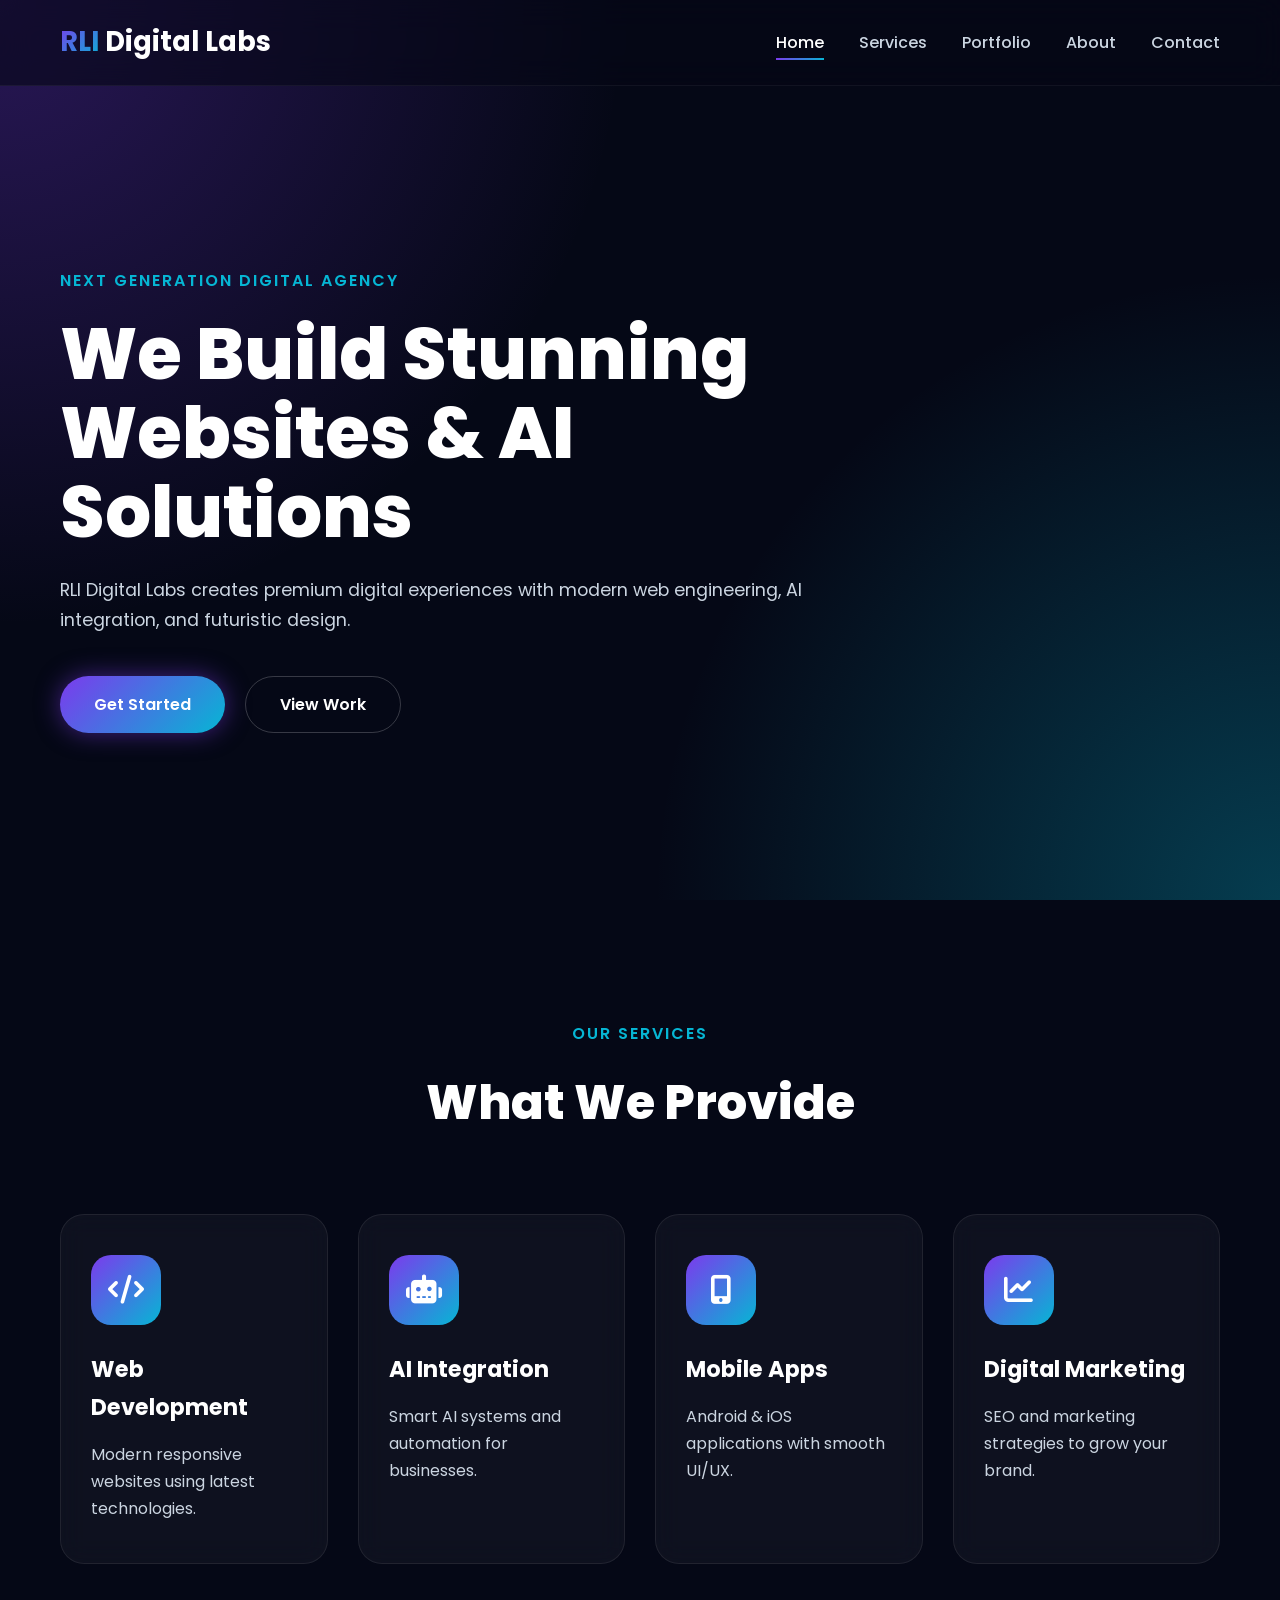
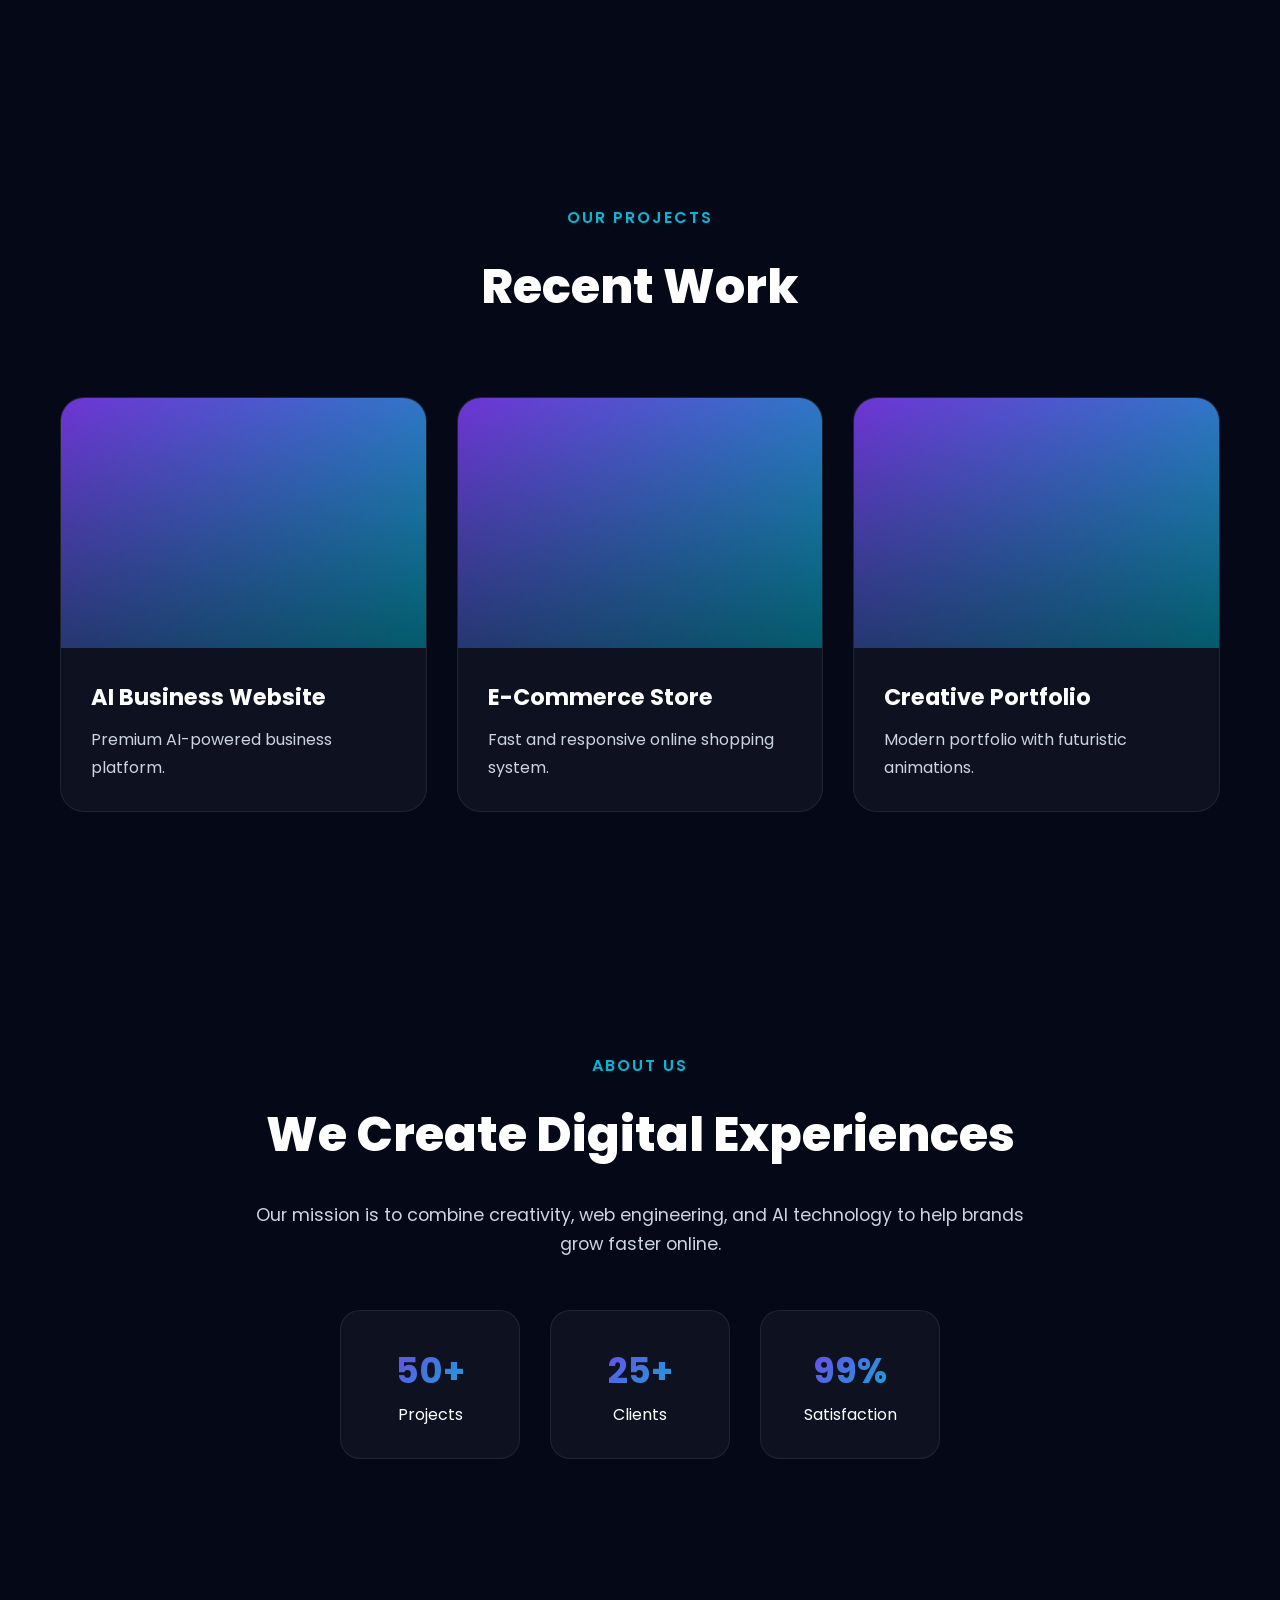
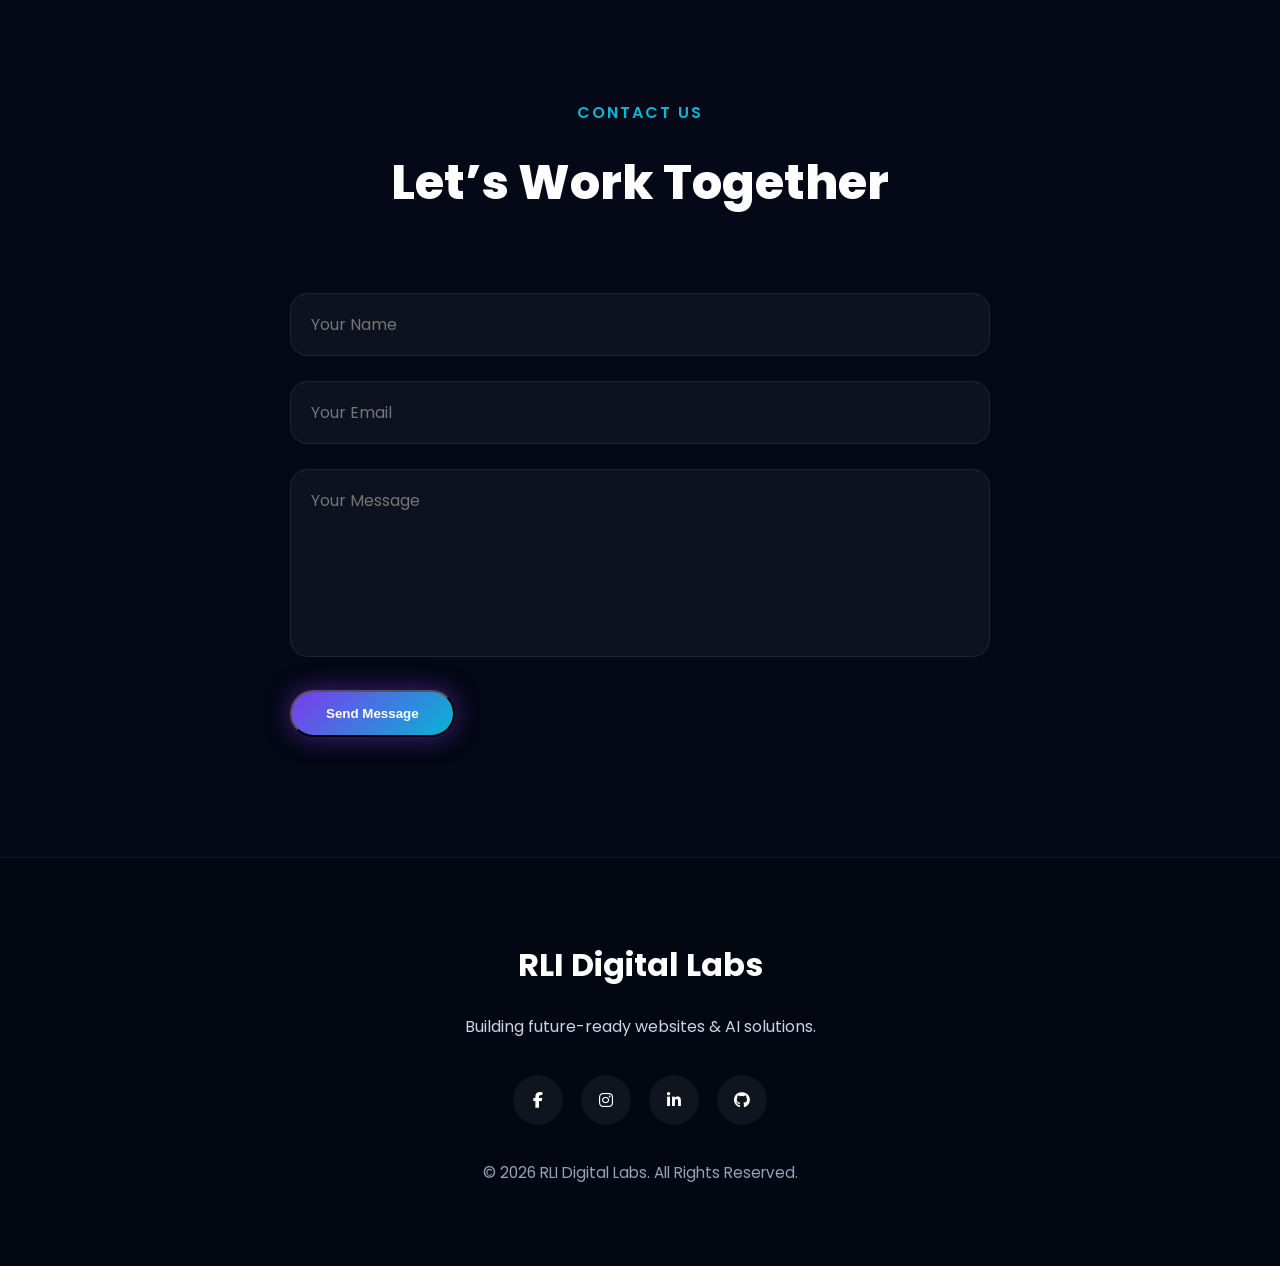
<file: index.html>
<!DOCTYPE html>
<html lang="en">

<head>
  <!-- ===== BASIC SEO ===== -->
  <meta charset="UTF-8">
  <meta name="viewport" content="width=device-width, initial-scale=1.0">

  <title>RLI Digital Labs | Web Engineering & AI</title>

  <meta name="description"
    content="RLI Digital Labs builds modern websites, AI solutions, mobile apps, and high-performance digital experiences.">

  <meta name="keywords"
    content="Web Development, AI, React, Website Design, Mobile Apps, SEO, RLI Digital Labs">

  <meta name="author" content="RLI Digital Labs">

  <!-- ===== GOOGLE FONTS ===== -->
  <link rel="preconnect" href="https://fonts.googleapis.com">
  <link rel="preconnect" href="https://fonts.gstatic.com" crossorigin>

  <link
    href="https://fonts.googleapis.com/css2?family=Poppins:wght@300;400;500;600;700;800&display=swap"
    rel="stylesheet">

  <!-- ===== FONT AWESOME ===== -->
  <link rel="stylesheet"
    href="https://cdnjs.cloudflare.com/ajax/libs/font-awesome/6.5.1/css/all.min.css">

  <!-- ===== CSS ===== -->
  <link rel="stylesheet" href="style.css">
</head>

<body>

  <!-- ===== SCROLL PROGRESS ===== -->
  <div class="scroll-progress" id="scroll-progress"></div>

  <!-- ===== HEADER ===== -->
  <header class="header" id="header">

    <div class="container">

      <div class="nav-wrapper">

        <!-- ===== LOGO ===== -->
        <a href="#" class="logo">
          <span>RLI</span> Digital Labs
        </a>

        <!-- ===== NAVIGATION ===== -->
        <nav class="navbar" id="navbar">

          <ul class="nav-links">

            <li>
              <a href="#home" class="nav-link active">
                Home
              </a>
            </li>

            <li>
              <a href="#services" class="nav-link">
                Services
              </a>
            </li>

            <li>
              <a href="#portfolio" class="nav-link">
                Portfolio
              </a>
            </li>

            <li>
              <a href="#about" class="nav-link">
                About
              </a>
            </li>

            <li>
              <a href="#contact" class="nav-link">
                Contact
              </a>
            </li>

          </ul>

        </nav>

        <!-- ===== MOBILE MENU BUTTON ===== -->
        <button class="menu-btn"
          id="menu-btn"
          aria-label="Open Menu">

          <i class="fas fa-bars"></i>

        </button>

      </div>

    </div>

  </header>

  <!-- ===== HERO SECTION ===== -->
  <section class="hero" id="home">

    <div class="hero-bg"></div>

    <div class="container">

      <div class="hero-content">

        <p class="hero-subtitle">
          NEXT GENERATION DIGITAL AGENCY
        </p>

        <h1 class="hero-title">
          We Build Stunning Websites & AI Solutions
        </h1>

        <p class="hero-text">
          RLI Digital Labs creates premium digital experiences with
          modern web engineering, AI integration, and futuristic design.
        </p>

        <div class="hero-buttons">

          <a href="#contact" class="btn primary-btn">
            Get Started
          </a>

          <a href="#portfolio" class="btn secondary-btn">
            View Work
          </a>

        </div>

      </div>

    </div>

  </section>

  <!-- ===== SERVICES ===== -->
  <section class="services section" id="services">

    <div class="container">

      <div class="section-header">

        <p class="section-subtitle">
          OUR SERVICES
        </p>

        <h2 class="section-title">
          What We Provide
        </h2>

      </div>

      <div class="services-grid">

        <!-- CARD -->
        <div class="service-card">

          <div class="service-icon">
            <i class="fas fa-code"></i>
          </div>

          <h3>Web Development</h3>

          <p>
            Modern responsive websites using latest technologies.
          </p>

        </div>

        <!-- CARD -->
        <div class="service-card">

          <div class="service-icon">
            <i class="fas fa-robot"></i>
          </div>

          <h3>AI Integration</h3>

          <p>
            Smart AI systems and automation for businesses.
          </p>

        </div>

        <!-- CARD -->
        <div class="service-card">

          <div class="service-icon">
            <i class="fas fa-mobile-screen-button"></i>
          </div>

          <h3>Mobile Apps</h3>

          <p>
            Android & iOS applications with smooth UI/UX.
          </p>

        </div>

        <!-- CARD -->
        <div class="service-card">

          <div class="service-icon">
            <i class="fas fa-chart-line"></i>
          </div>

          <h3>Digital Marketing</h3>

          <p>
            SEO and marketing strategies to grow your brand.
          </p>

        </div>

      </div>

    </div>

  </section>

  <!-- ===== PORTFOLIO ===== -->
  <section class="portfolio section" id="portfolio">

    <div class="container">

      <div class="section-header">

        <p class="section-subtitle">
          OUR PROJECTS
        </p>

        <h2 class="section-title">
          Recent Work
        </h2>

      </div>

      <div class="portfolio-grid">

        <!-- ITEM -->
        <div class="portfolio-card">

          <div class="portfolio-image"></div>

          <div class="portfolio-content">

            <h3>AI Business Website</h3>

            <p>
              Premium AI-powered business platform.
            </p>

          </div>

        </div>

        <!-- ITEM -->
        <div class="portfolio-card">

          <div class="portfolio-image"></div>

          <div class="portfolio-content">

            <h3>E-Commerce Store</h3>

            <p>
              Fast and responsive online shopping system.
            </p>

          </div>

        </div>

        <!-- ITEM -->
        <div class="portfolio-card">

          <div class="portfolio-image"></div>

          <div class="portfolio-content">

            <h3>Creative Portfolio</h3>

            <p>
              Modern portfolio with futuristic animations.
            </p>

          </div>

        </div>

      </div>

    </div>

  </section>

  <!-- ===== ABOUT ===== -->
  <section class="about section" id="about">

    <div class="container">

      <div class="about-wrapper">

        <div class="about-content">

          <p class="section-subtitle">
            ABOUT US
          </p>

          <h2 class="section-title">
            We Create Digital Experiences
          </h2>

          <p class="about-text">
            Our mission is to combine creativity,
            web engineering, and AI technology
            to help brands grow faster online.
          </p>

          <div class="about-stats">

            <div class="stat-box">
              <h3>50+</h3>
              <p>Projects</p>
            </div>

            <div class="stat-box">
              <h3>25+</h3>
              <p>Clients</p>
            </div>

            <div class="stat-box">
              <h3>99%</h3>
              <p>Satisfaction</p>
            </div>

          </div>

        </div>

      </div>

    </div>

  </section>

  <!-- ===== CONTACT ===== -->
  <section class="contact section" id="contact">

    <div class="container">

      <div class="section-header">

        <p class="section-subtitle">
          CONTACT US
        </p>

        <h2 class="section-title">
          Let’s Work Together
        </h2>

      </div>

      <!-- FORM -->
      <form class="contact-form" id="contact-form">

        <div class="form-group">

          <input type="text"
            placeholder="Your Name"
            autocomplete="name"
            required>

        </div>

        <div class="form-group">

          <input type="email"
            placeholder="Your Email"
            autocomplete="email"
            required>

        </div>

        <div class="form-group">

          <textarea rows="6"
            placeholder="Your Message"
            required></textarea>

        </div>

        <button type="submit"
          class="btn primary-btn">

          Send Message

        </button>

      </form>

    </div>

  </section>

  <!-- ===== FOOTER ===== -->
  <footer class="footer">

    <div class="container">

      <div class="footer-content">

        <h2 class="footer-logo">
          RLI Digital Labs
        </h2>

        <p class="footer-text">
          Building future-ready websites & AI solutions.
        </p>

        <!-- SOCIAL -->
        <div class="social-icons">

          <a href="#">
            <i class="fab fa-facebook-f"></i>
          </a>

          <a href="#">
            <i class="fab fa-instagram"></i>
          </a>

          <a href="#">
            <i class="fab fa-linkedin-in"></i>
          </a>

          <a href="#">
            <i class="fab fa-github"></i>
          </a>

        </div>

        <p class="copyright">
          © 2026 RLI Digital Labs. All Rights Reserved.
        </p>

      </div>

    </div>

  </footer>

  <!-- ===== BACK TO TOP ===== -->
  <button class="back-top"
    id="back-top"
    aria-label="Back To Top">

    <i class="fas fa-arrow-up"></i>

  </button>

  <!-- ===== JS ===== -->
  <script src="script.js"></script>

</body>

</html>
</file>
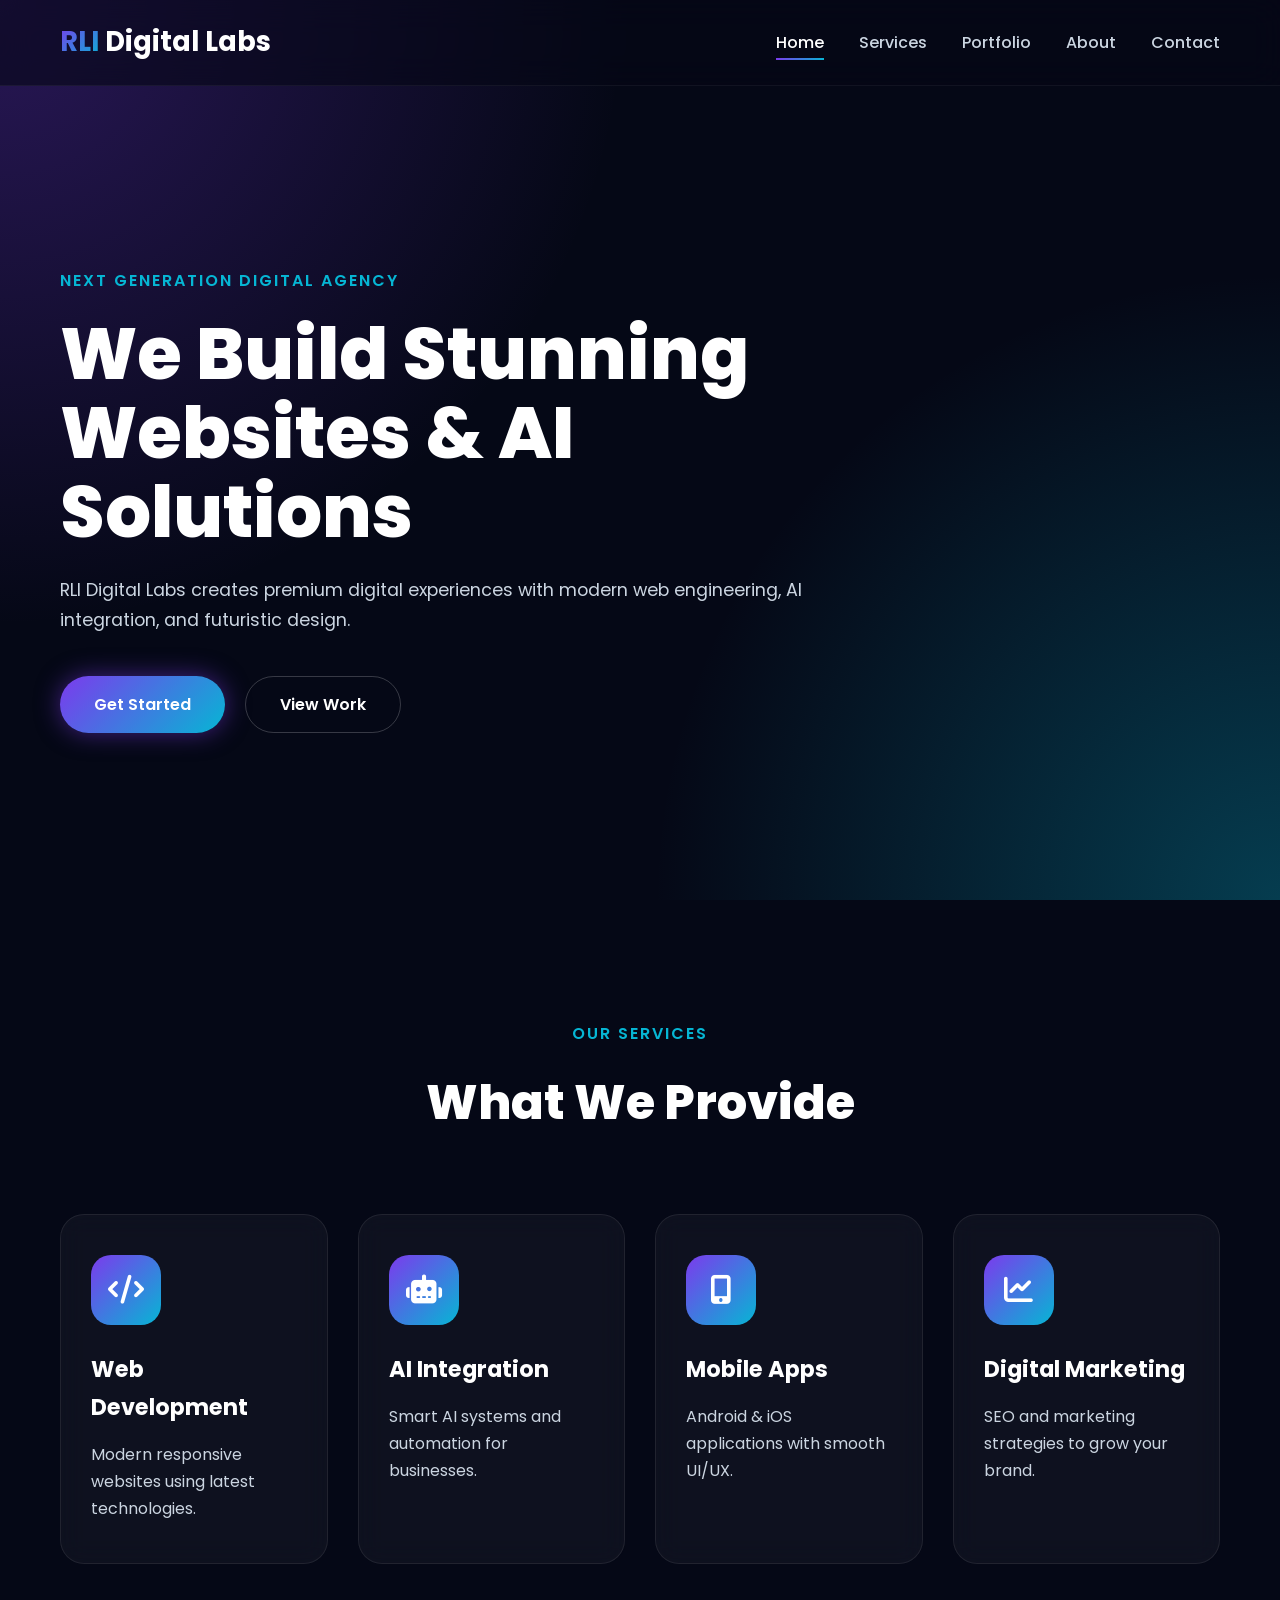
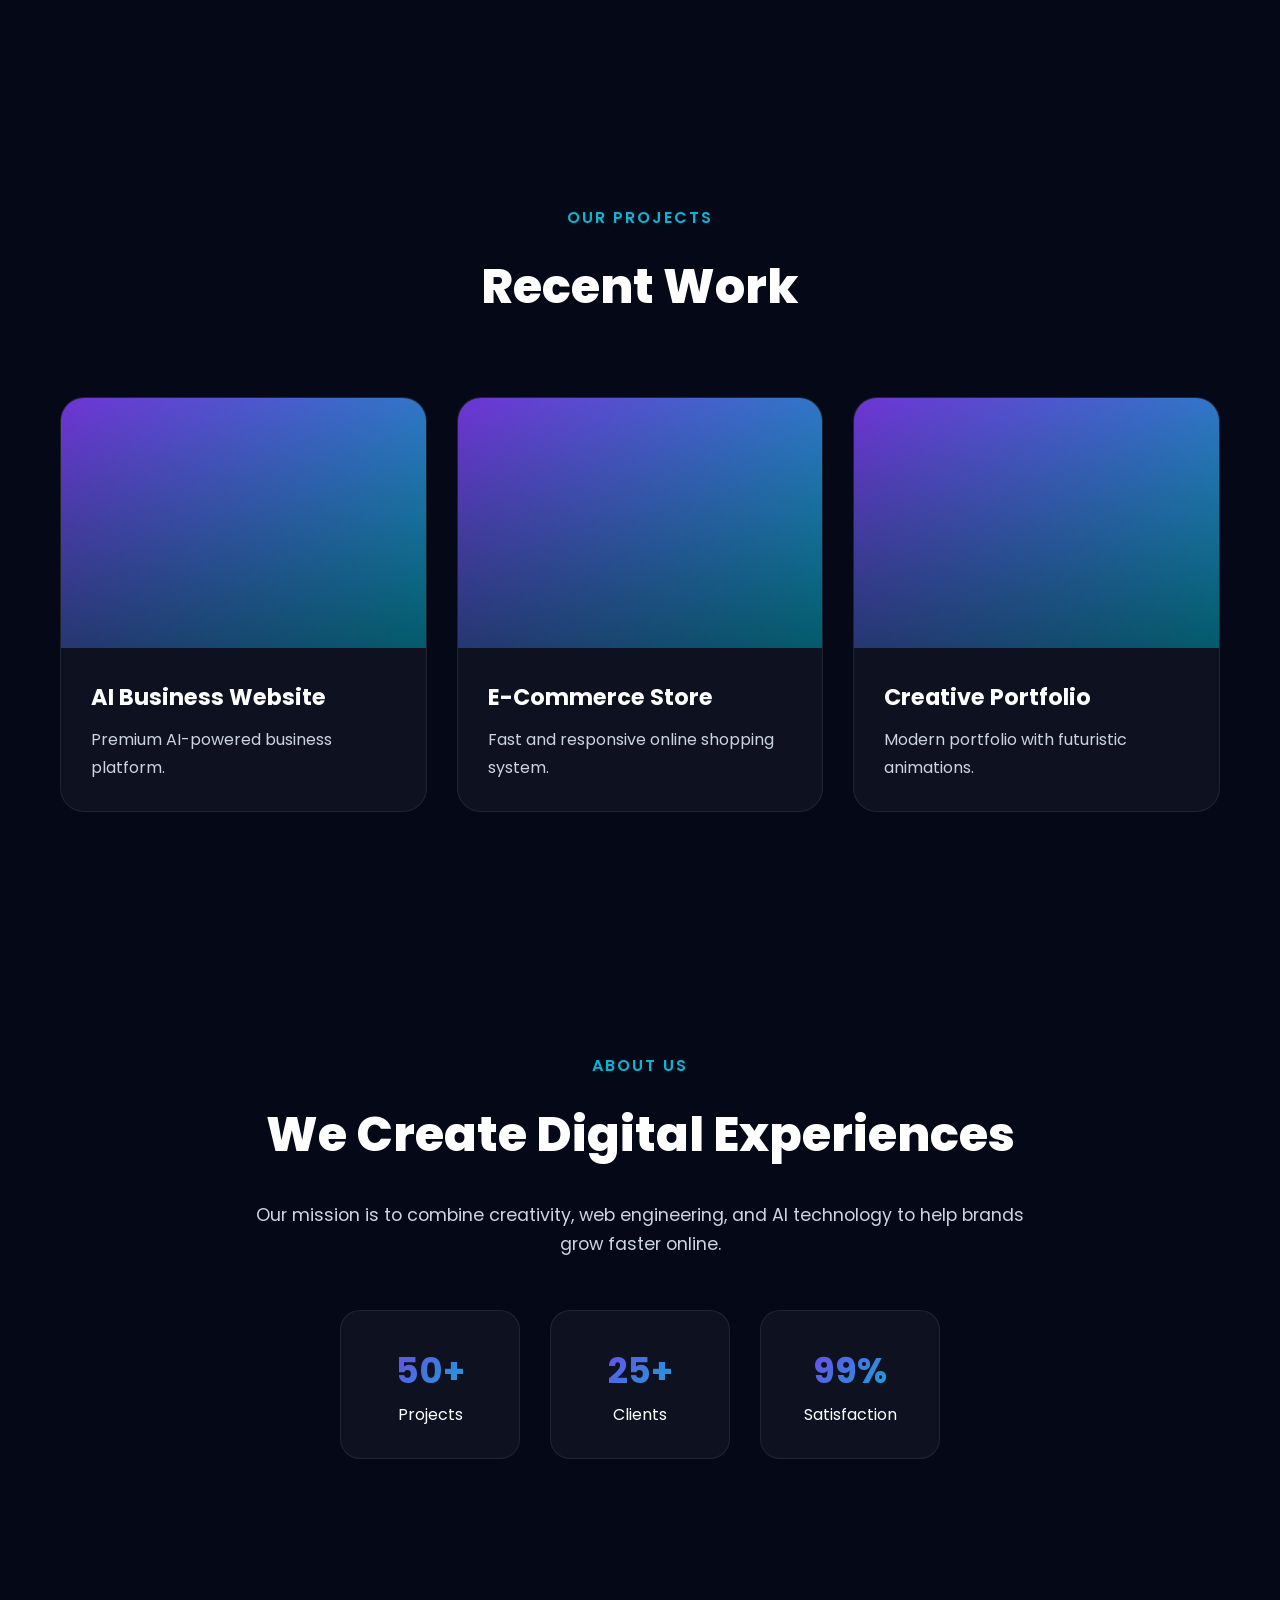
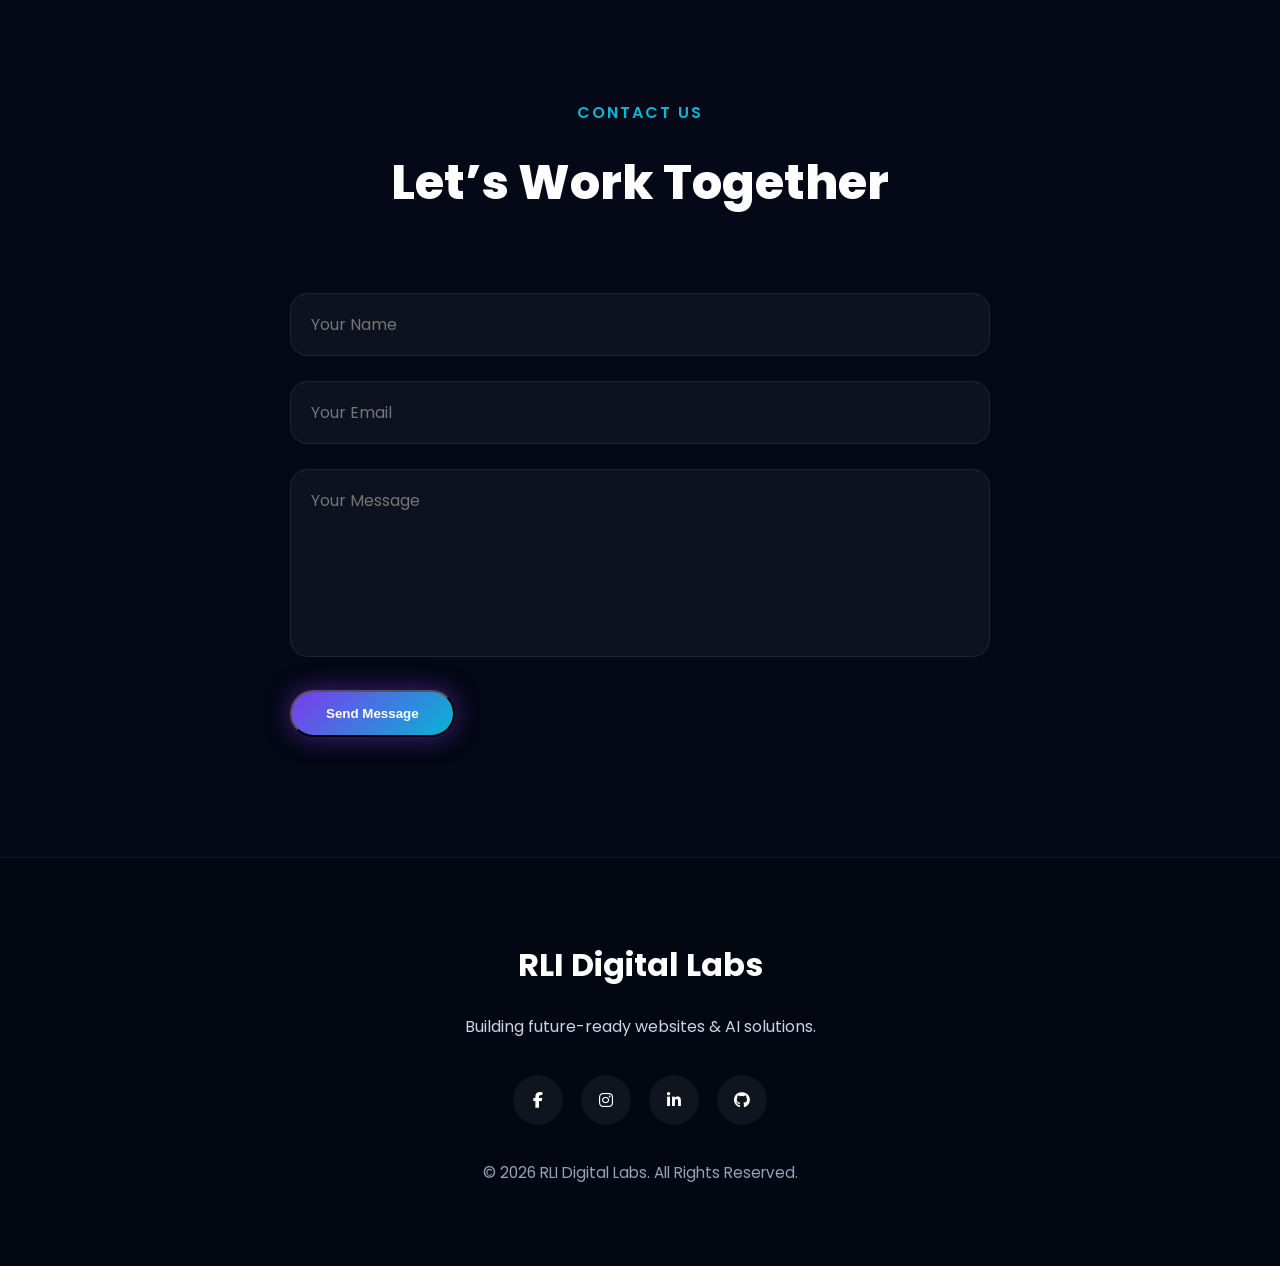
<file: index (3).html>
<!DOCTYPE html>
<html lang="en">

<head>
  <!-- ===== BASIC SEO ===== -->
  <meta charset="UTF-8">
  <meta name="viewport" content="width=device-width, initial-scale=1.0">

  <title>RLI Digital Labs | Web Engineering & AI</title>

  <meta name="description"
    content="RLI Digital Labs builds modern websites, AI solutions, mobile apps, and high-performance digital experiences.">

  <meta name="keywords"
    content="Web Development, AI, React, Website Design, Mobile Apps, SEO, RLI Digital Labs">

  <meta name="author" content="RLI Digital Labs">

  <!-- ===== GOOGLE FONTS ===== -->
  <link rel="preconnect" href="https://fonts.googleapis.com">
  <link rel="preconnect" href="https://fonts.gstatic.com" crossorigin>

  <link
    href="https://fonts.googleapis.com/css2?family=Poppins:wght@300;400;500;600;700;800&display=swap"
    rel="stylesheet">

  <!-- ===== FONT AWESOME ===== -->
  <link rel="stylesheet"
    href="https://cdnjs.cloudflare.com/ajax/libs/font-awesome/6.5.1/css/all.min.css">

  <!-- ===== CSS ===== -->
  <link rel="stylesheet" href="style.css">
</head>

<body>

  <!-- ===== SCROLL PROGRESS ===== -->
  <div class="scroll-progress" id="scroll-progress"></div>

  <!-- ===== HEADER ===== -->
  <header class="header" id="header">

    <div class="container">

      <div class="nav-wrapper">

        <!-- ===== LOGO ===== -->
        <a href="#" class="logo">
          <span>RLI</span> Digital Labs
        </a>

        <!-- ===== NAVIGATION ===== -->
        <nav class="navbar" id="navbar">

          <ul class="nav-links">

            <li>
              <a href="#home" class="nav-link active">
                Home
              </a>
            </li>

            <li>
              <a href="#services" class="nav-link">
                Services
              </a>
            </li>

            <li>
              <a href="#portfolio" class="nav-link">
                Portfolio
              </a>
            </li>

            <li>
              <a href="#about" class="nav-link">
                About
              </a>
            </li>

            <li>
              <a href="#contact" class="nav-link">
                Contact
              </a>
            </li>

          </ul>

        </nav>

        <!-- ===== MOBILE MENU BUTTON ===== -->
        <button class="menu-btn"
          id="menu-btn"
          aria-label="Open Menu">

          <i class="fas fa-bars"></i>

        </button>

      </div>

    </div>

  </header>

  <!-- ===== HERO SECTION ===== -->
  <section class="hero" id="home">

    <div class="hero-bg"></div>

    <div class="container">

      <div class="hero-content">

        <p class="hero-subtitle">
          NEXT GENERATION DIGITAL AGENCY
        </p>

        <h1 class="hero-title">
          We Build Stunning Websites & AI Solutions
        </h1>

        <p class="hero-text">
          RLI Digital Labs creates premium digital experiences with
          modern web engineering, AI integration, and futuristic design.
        </p>

        <div class="hero-buttons">

          <a href="#contact" class="btn primary-btn">
            Get Started
          </a>

          <a href="#portfolio" class="btn secondary-btn">
            View Work
          </a>

        </div>

      </div>

    </div>

  </section>

  <!-- ===== SERVICES ===== -->
  <section class="services section" id="services">

    <div class="container">

      <div class="section-header">

        <p class="section-subtitle">
          OUR SERVICES
        </p>

        <h2 class="section-title">
          What We Provide
        </h2>

      </div>

      <div class="services-grid">

        <!-- CARD -->
        <div class="service-card">

          <div class="service-icon">
            <i class="fas fa-code"></i>
          </div>

          <h3>Web Development</h3>

          <p>
            Modern responsive websites using latest technologies.
          </p>

        </div>

        <!-- CARD -->
        <div class="service-card">

          <div class="service-icon">
            <i class="fas fa-robot"></i>
          </div>

          <h3>AI Integration</h3>

          <p>
            Smart AI systems and automation for businesses.
          </p>

        </div>

        <!-- CARD -->
        <div class="service-card">

          <div class="service-icon">
            <i class="fas fa-mobile-screen-button"></i>
          </div>

          <h3>Mobile Apps</h3>

          <p>
            Android & iOS applications with smooth UI/UX.
          </p>

        </div>

        <!-- CARD -->
        <div class="service-card">

          <div class="service-icon">
            <i class="fas fa-chart-line"></i>
          </div>

          <h3>Digital Marketing</h3>

          <p>
            SEO and marketing strategies to grow your brand.
          </p>

        </div>

      </div>

    </div>

  </section>

  <!-- ===== PORTFOLIO ===== -->
  <section class="portfolio section" id="portfolio">

    <div class="container">

      <div class="section-header">

        <p class="section-subtitle">
          OUR PROJECTS
        </p>

        <h2 class="section-title">
          Recent Work
        </h2>

      </div>

      <div class="portfolio-grid">

        <!-- ITEM -->
        <div class="portfolio-card">

          <div class="portfolio-image"></div>

          <div class="portfolio-content">

            <h3>AI Business Website</h3>

            <p>
              Premium AI-powered business platform.
            </p>

          </div>

        </div>

        <!-- ITEM -->
        <div class="portfolio-card">

          <div class="portfolio-image"></div>

          <div class="portfolio-content">

            <h3>E-Commerce Store</h3>

            <p>
              Fast and responsive online shopping system.
            </p>

          </div>

        </div>

        <!-- ITEM -->
        <div class="portfolio-card">

          <div class="portfolio-image"></div>

          <div class="portfolio-content">

            <h3>Creative Portfolio</h3>

            <p>
              Modern portfolio with futuristic animations.
            </p>

          </div>

        </div>

      </div>

    </div>

  </section>

  <!-- ===== ABOUT ===== -->
  <section class="about section" id="about">

    <div class="container">

      <div class="about-wrapper">

        <div class="about-content">

          <p class="section-subtitle">
            ABOUT US
          </p>

          <h2 class="section-title">
            We Create Digital Experiences
          </h2>

          <p class="about-text">
            Our mission is to combine creativity,
            web engineering, and AI technology
            to help brands grow faster online.
          </p>

          <div class="about-stats">

            <div class="stat-box">
              <h3>50+</h3>
              <p>Projects</p>
            </div>

            <div class="stat-box">
              <h3>25+</h3>
              <p>Clients</p>
            </div>

            <div class="stat-box">
              <h3>99%</h3>
              <p>Satisfaction</p>
            </div>

          </div>

        </div>

      </div>

    </div>

  </section>

  <!-- ===== CONTACT ===== -->
  <section class="contact section" id="contact">

    <div class="container">

      <div class="section-header">

        <p class="section-subtitle">
          CONTACT US
        </p>

        <h2 class="section-title">
          Let’s Work Together
        </h2>

      </div>

      <!-- FORM -->
      <form class="contact-form" id="contact-form">

        <div class="form-group">

          <input type="text"
            placeholder="Your Name"
            autocomplete="name"
            required>

        </div>

        <div class="form-group">

          <input type="email"
            placeholder="Your Email"
            autocomplete="email"
            required>

        </div>

        <div class="form-group">

          <textarea rows="6"
            placeholder="Your Message"
            required></textarea>

        </div>

        <button type="submit"
          class="btn primary-btn">

          Send Message

        </button>

      </form>

    </div>

  </section>

  <!-- ===== FOOTER ===== -->
  <footer class="footer">

    <div class="container">

      <div class="footer-content">

        <h2 class="footer-logo">
          RLI Digital Labs
        </h2>

        <p class="footer-text">
          Building future-ready websites & AI solutions.
        </p>

        <!-- SOCIAL -->
        <div class="social-icons">

          <a href="#">
            <i class="fab fa-facebook-f"></i>
          </a>

          <a href="#">
            <i class="fab fa-instagram"></i>
          </a>

          <a href="#">
            <i class="fab fa-linkedin-in"></i>
          </a>

          <a href="#">
            <i class="fab fa-github"></i>
          </a>

        </div>

        <p class="copyright">
          © 2026 RLI Digital Labs. All Rights Reserved.
        </p>

      </div>

    </div>

  </footer>

  <!-- ===== BACK TO TOP ===== -->
  <button class="back-top"
    id="back-top"
    aria-label="Back To Top">

    <i class="fas fa-arrow-up"></i>

  </button>

  <!-- ===== JS ===== -->
  <script src="script.js"></script>

</body>

</html>
</file>
<file: style.css>
/* ===== GOOGLE FONT RESET ===== */
*{
  margin:0;
  padding:0;
  box-sizing:border-box;
}

html{
  scroll-behavior:smooth;
}

body{
  font-family:'Poppins',sans-serif;
  background:#050816;
  color:#ffffff;
  line-height:1.7;
  overflow-x:hidden;
}

/* ===== ROOT VARIABLES ===== */
:root{
  --primary:#7c3aed;
  --secondary:#06b6d4;
  --dark:#050816;
  --dark-light:#0f172a;
  --card:#111827;
  --text:#ffffff;
  --text-light:#cbd5e1;
  --border:rgba(255,255,255,0.08);

  --gradient:
  linear-gradient(
    135deg,
    #7c3aed,
    #06b6d4
  );

  --shadow:
  0 10px 40px rgba(0,0,0,0.4);

  --glow:
  0 0 25px rgba(124,58,237,0.5);
}

/* ===== CONTAINER ===== */
.container{
  width:100%;
  max-width:1200px;
  margin:auto;
  padding:0 20px;
}

/* ===== SCROLLBAR ===== */
::-webkit-scrollbar{
  width:10px;
}

::-webkit-scrollbar-track{
  background:#0f172a;
}

::-webkit-scrollbar-thumb{
  background:linear-gradient(
    to bottom,
    #7c3aed,
    #06b6d4
  );
  border-radius:20px;
}

/* ===== SCROLL PROGRESS ===== */
.scroll-progress{
  position:fixed;
  top:0;
  left:0;
  width:0%;
  height:4px;
  background:var(--gradient);
  z-index:99999;
  box-shadow:var(--glow);
}

/* ===== HEADER ===== */
.header{
  position:fixed;
  top:0;
  left:0;
  width:100%;
  z-index:9999;

  background:rgba(5,8,22,0.6);

  backdrop-filter:blur(16px);

  border-bottom:1px solid rgba(255,255,255,0.05);

  transition:0.4s;
}

.header.active{
  background:#050816;
  box-shadow:var(--shadow);
}

.nav-wrapper{
  display:flex;
  justify-content:space-between;
  align-items:center;
  height:85px;
}

/* ===== LOGO ===== */
.logo{
  color:#fff;
  text-decoration:none;
  font-size:1.7rem;
  font-weight:700;
}

.logo span{
  background:var(--gradient);
  -webkit-background-clip:text;
  -webkit-text-fill-color:transparent;
}

/* ===== NAVBAR ===== */
.nav-links{
  display:flex;
  align-items:center;
  gap:35px;
  list-style:none;
}

.nav-link{
  color:var(--text-light);
  text-decoration:none;
  font-weight:500;
  transition:0.3s;
  position:relative;
}

.nav-link:hover,
.nav-link.active{
  color:#fff;
}

.nav-link::after{
  content:"";
  position:absolute;
  left:0;
  bottom:-6px;
  width:0%;
  height:2px;
  background:var(--gradient);
  transition:0.3s;
}

.nav-link:hover::after,
.nav-link.active::after{
  width:100%;
}

/* ===== MENU BUTTON ===== */
.menu-btn{
  display:none;
  background:none;
  border:none;
  color:#fff;
  font-size:1.5rem;
  cursor:pointer;
}

/* ===== HERO ===== */
.hero{
  min-height:100vh;
  display:flex;
  align-items:center;
  position:relative;
  overflow:hidden;
  padding-top:100px;
}

.hero-bg{
  position:absolute;
  inset:0;

  background:
  radial-gradient(
    circle at top left,
    rgba(124,58,237,0.3),
    transparent 40%
  ),

  radial-gradient(
    circle at bottom right,
    rgba(6,182,212,0.3),
    transparent 40%
  );
}

.hero-content{
  position:relative;
  z-index:2;
  max-width:750px;
}

.hero-subtitle{
  color:#06b6d4;
  letter-spacing:2px;
  margin-bottom:20px;
  font-weight:600;
}

.hero-title{
  font-size:4.5rem;
  line-height:1.1;
  margin-bottom:25px;
  font-weight:800;
}

.hero-text{
  color:var(--text-light);
  margin-bottom:40px;
  font-size:1.1rem;
}

/* ===== BUTTONS ===== */
.hero-buttons{
  display:flex;
  gap:20px;
  flex-wrap:wrap;
}

.btn{
  display:inline-flex;
  align-items:center;
  justify-content:center;

  padding:14px 34px;

  border-radius:50px;

  text-decoration:none;

  font-weight:600;

  transition:0.4s;
}

.primary-btn{
  background:var(--gradient);
  color:#fff;
  box-shadow:var(--glow);
}

.primary-btn:hover{
  transform:translateY(-5px);
}

.secondary-btn{
  border:1px solid rgba(255,255,255,0.2);
  color:#fff;
}

.secondary-btn:hover{
  background:#ffffff10;
  transform:translateY(-5px);
}

/* ===== SECTION ===== */
.section{
  padding:120px 0;
}

.section-header{
  text-align:center;
  margin-bottom:70px;
}

.section-subtitle{
  color:#06b6d4;
  letter-spacing:2px;
  font-weight:600;
  margin-bottom:15px;
}

.section-title{
  font-size:3rem;
  font-weight:800;
}

/* ===== SERVICES ===== */
.services-grid{
  display:grid;
  grid-template-columns:repeat(
    auto-fit,
    minmax(250px,1fr)
  );

  gap:30px;
}

.service-card{
  background:rgba(255,255,255,0.04);

  border:1px solid var(--border);

  padding:40px 30px;

  border-radius:24px;

  transition:0.4s;

  backdrop-filter:blur(12px);

  position:relative;

  overflow:hidden;
}

.service-card::before{
  content:"";
  position:absolute;
  inset:0;

  background:linear-gradient(
    135deg,
    rgba(124,58,237,0.08),
    rgba(6,182,212,0.08)
  );

  opacity:0;
  transition:0.4s;
}

.service-card:hover::before{
  opacity:1;
}

.service-card:hover{
  transform:translateY(-12px);
  box-shadow:var(--shadow);
}

.service-icon{
  width:70px;
  height:70px;

  border-radius:20px;

  background:var(--gradient);

  display:flex;
  align-items:center;
  justify-content:center;

  font-size:1.8rem;

  margin-bottom:25px;
}

.service-card h3{
  margin-bottom:15px;
  font-size:1.4rem;
}

.service-card p{
  color:var(--text-light);
}

/* ===== PORTFOLIO ===== */
.portfolio-grid{
  display:grid;
  grid-template-columns:repeat(
    auto-fit,
    minmax(320px,1fr)
  );

  gap:30px;
}

.portfolio-card{
  background:rgba(255,255,255,0.04);

  border:1px solid var(--border);

  border-radius:24px;

  overflow:hidden;

  transition:0.4s;
}

.portfolio-card:hover{
  transform:translateY(-10px);
  box-shadow:var(--shadow);
}

.portfolio-image{
  height:250px;

  background:
  linear-gradient(
    135deg,
    #7c3aed,
    #06b6d4
  );

  position:relative;
}

.portfolio-image::before{
  content:"";
  position:absolute;
  inset:0;

  background:
  linear-gradient(
    rgba(0,0,0,0.1),
    rgba(0,0,0,0.5)
  );
}

.portfolio-content{
  padding:30px;
}

.portfolio-content h3{
  margin-bottom:10px;
  font-size:1.4rem;
}

.portfolio-content p{
  color:var(--text-light);
}

/* ===== ABOUT ===== */
.about-wrapper{
  display:flex;
  align-items:center;
  justify-content:center;
}

.about-content{
  max-width:800px;
  text-align:center;
}

.about-text{
  margin-top:25px;
  color:var(--text-light);
  font-size:1.1rem;
}

.about-stats{
  display:flex;
  justify-content:center;
  gap:30px;
  margin-top:50px;
  flex-wrap:wrap;
}

.stat-box{
  background:rgba(255,255,255,0.04);

  border:1px solid var(--border);

  padding:30px 40px;

  border-radius:20px;

  min-width:180px;
}

.stat-box h3{
  font-size:2.2rem;
  background:var(--gradient);

  -webkit-background-clip:text;
  -webkit-text-fill-color:transparent;
}

/* ===== CONTACT ===== */
.contact-form{
  max-width:700px;
  margin:auto;
}

.form-group{
  margin-bottom:25px;
}

.contact-form input,
.contact-form textarea{
  width:100%;

  padding:18px 20px;

  background:rgba(255,255,255,0.04);

  border:1px solid rgba(255,255,255,0.08);

  border-radius:18px;

  color:#fff;

  outline:none;

  font-size:1rem;

  transition:0.3s;

  font-family:inherit;
}

.contact-form input:focus,
.contact-form textarea:focus{
  border-color:#7c3aed;
  box-shadow:0 0 15px rgba(124,58,237,0.4);
}

.contact-form textarea{
  resize:none;
}

/* ===== FOOTER ===== */
.footer{
  padding:80px 0;
  border-top:1px solid rgba(255,255,255,0.05);
  background:#030712;
}

.footer-content{
  text-align:center;
}

.footer-logo{
  font-size:2rem;
  margin-bottom:20px;
}

.footer-text{
  color:var(--text-light);
  margin-bottom:35px;
}

.social-icons{
  display:flex;
  justify-content:center;
  gap:18px;
  margin-bottom:35px;
}

.social-icons a{
  width:50px;
  height:50px;

  border-radius:50%;

  display:flex;
  align-items:center;
  justify-content:center;

  text-decoration:none;

  background:rgba(255,255,255,0.05);

  color:#fff;

  transition:0.4s;
}

.social-icons a:hover{
  background:var(--gradient);
  transform:translateY(-6px);
}

.copyright{
  color:#94a3b8;
  font-size:0.95rem;
}

/* ===== BACK TO TOP ===== */
.back-top{
  position:fixed;
  right:25px;
  bottom:25px;

  width:55px;
  height:55px;

  border:none;

  border-radius:50%;

  background:var(--gradient);

  color:#fff;

  cursor:pointer;

  display:flex;
  align-items:center;
  justify-content:center;

  font-size:1.2rem;

  opacity:0;
  visibility:hidden;

  transition:0.4s;

  z-index:999;
}

.back-top.show{
  opacity:1;
  visibility:visible;
}

.back-top:hover{
  transform:translateY(-5px);
}

/* ===== RESPONSIVE ===== */
@media(max-width:992px){

  .hero-title{
    font-size:3.5rem;
  }

}

@media(max-width:768px){

  .menu-btn{
    display:block;
    z-index:10001;
  }

  .navbar{
    position:fixed;
    top:0;
    right:0;

    width:280px;
    height:100vh;

    background:#0f172a;

    padding:100px 30px;

    transform:translateX(100%);

    transition:0.4s;
  }

  .navbar.show{
    transform:translateX(0);
  }

  .nav-links{
    flex-direction:column;
    align-items:flex-start;
    gap:25px;
  }

  .hero-title{
    font-size:2.8rem;
  }

  .section-title{
    font-size:2.2rem;
  }

  .about-stats{
    flex-direction:column;
    align-items:center;
  }

}

@media(max-width:480px){

  .hero-title{
    font-size:2.2rem;
  }

  .hero-buttons{
    flex-direction:column;
  }

  .btn{
    width:100%;
  }

}
</file>
